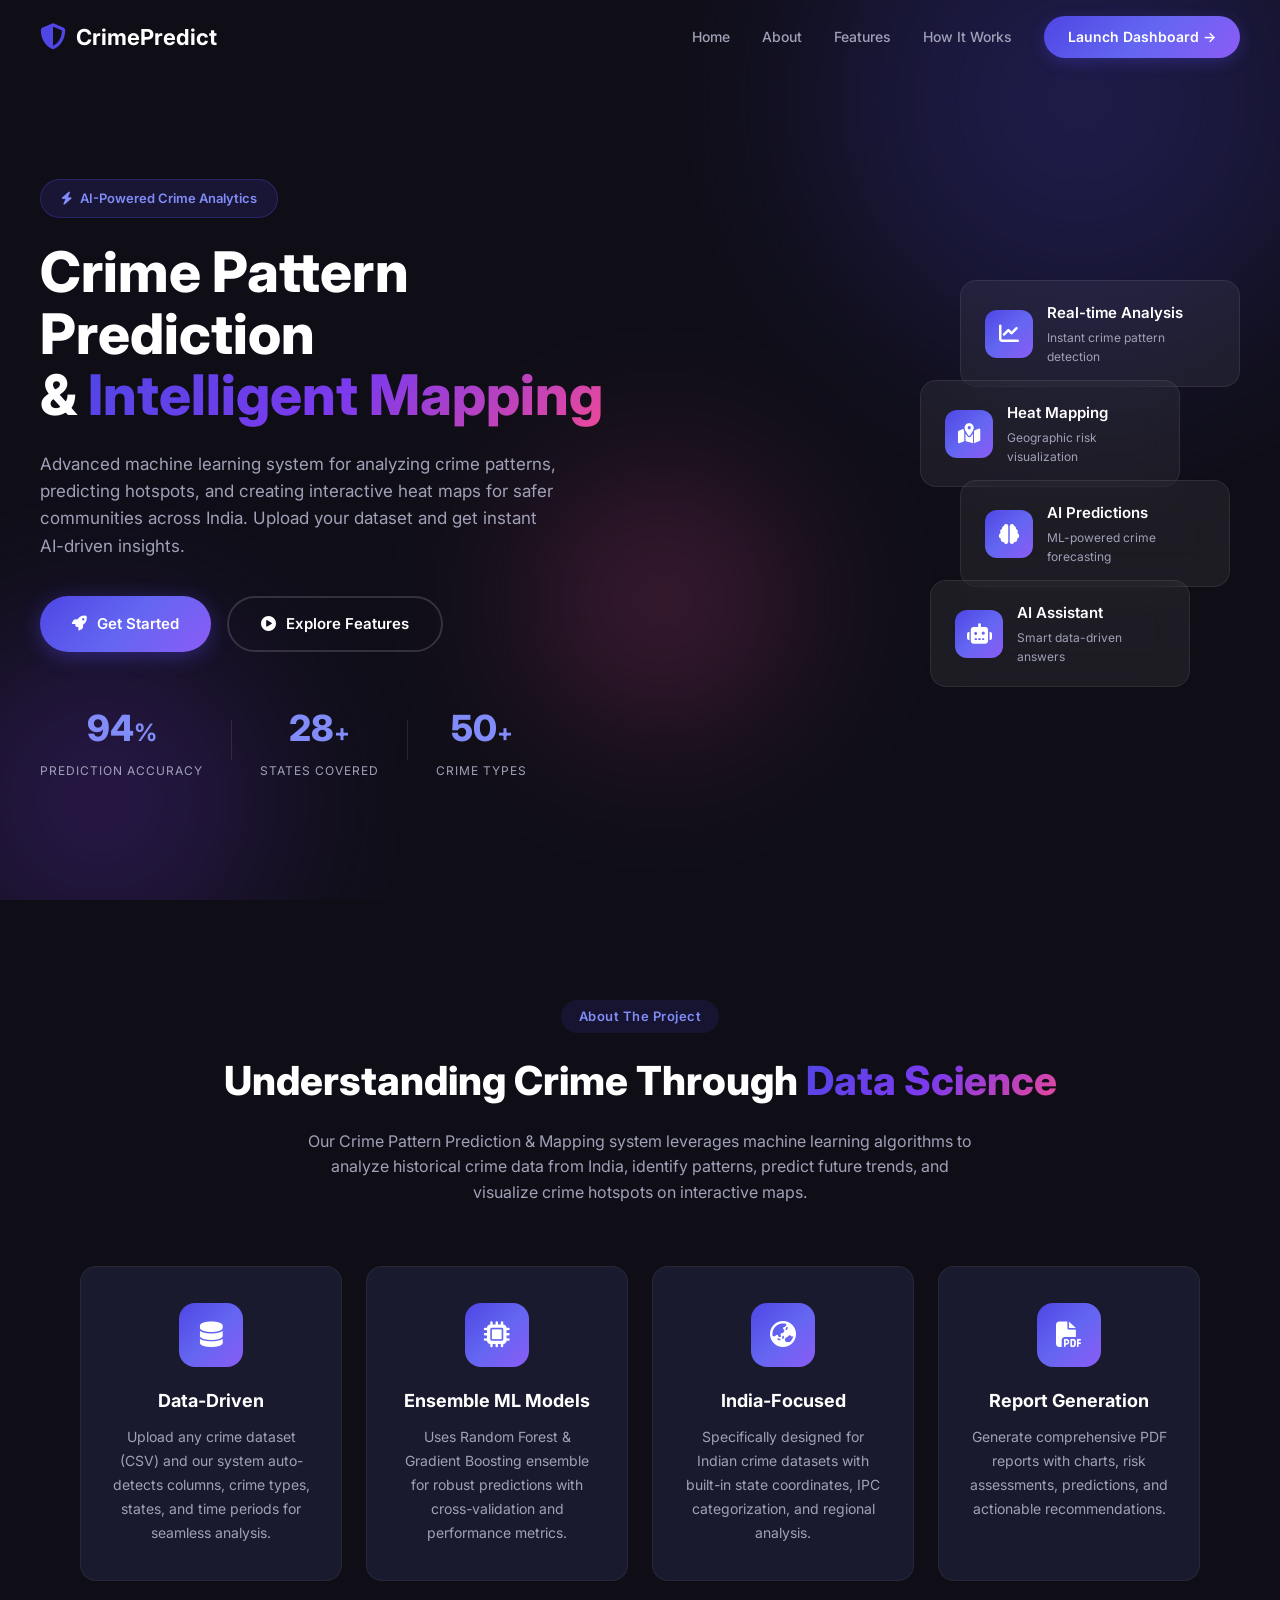
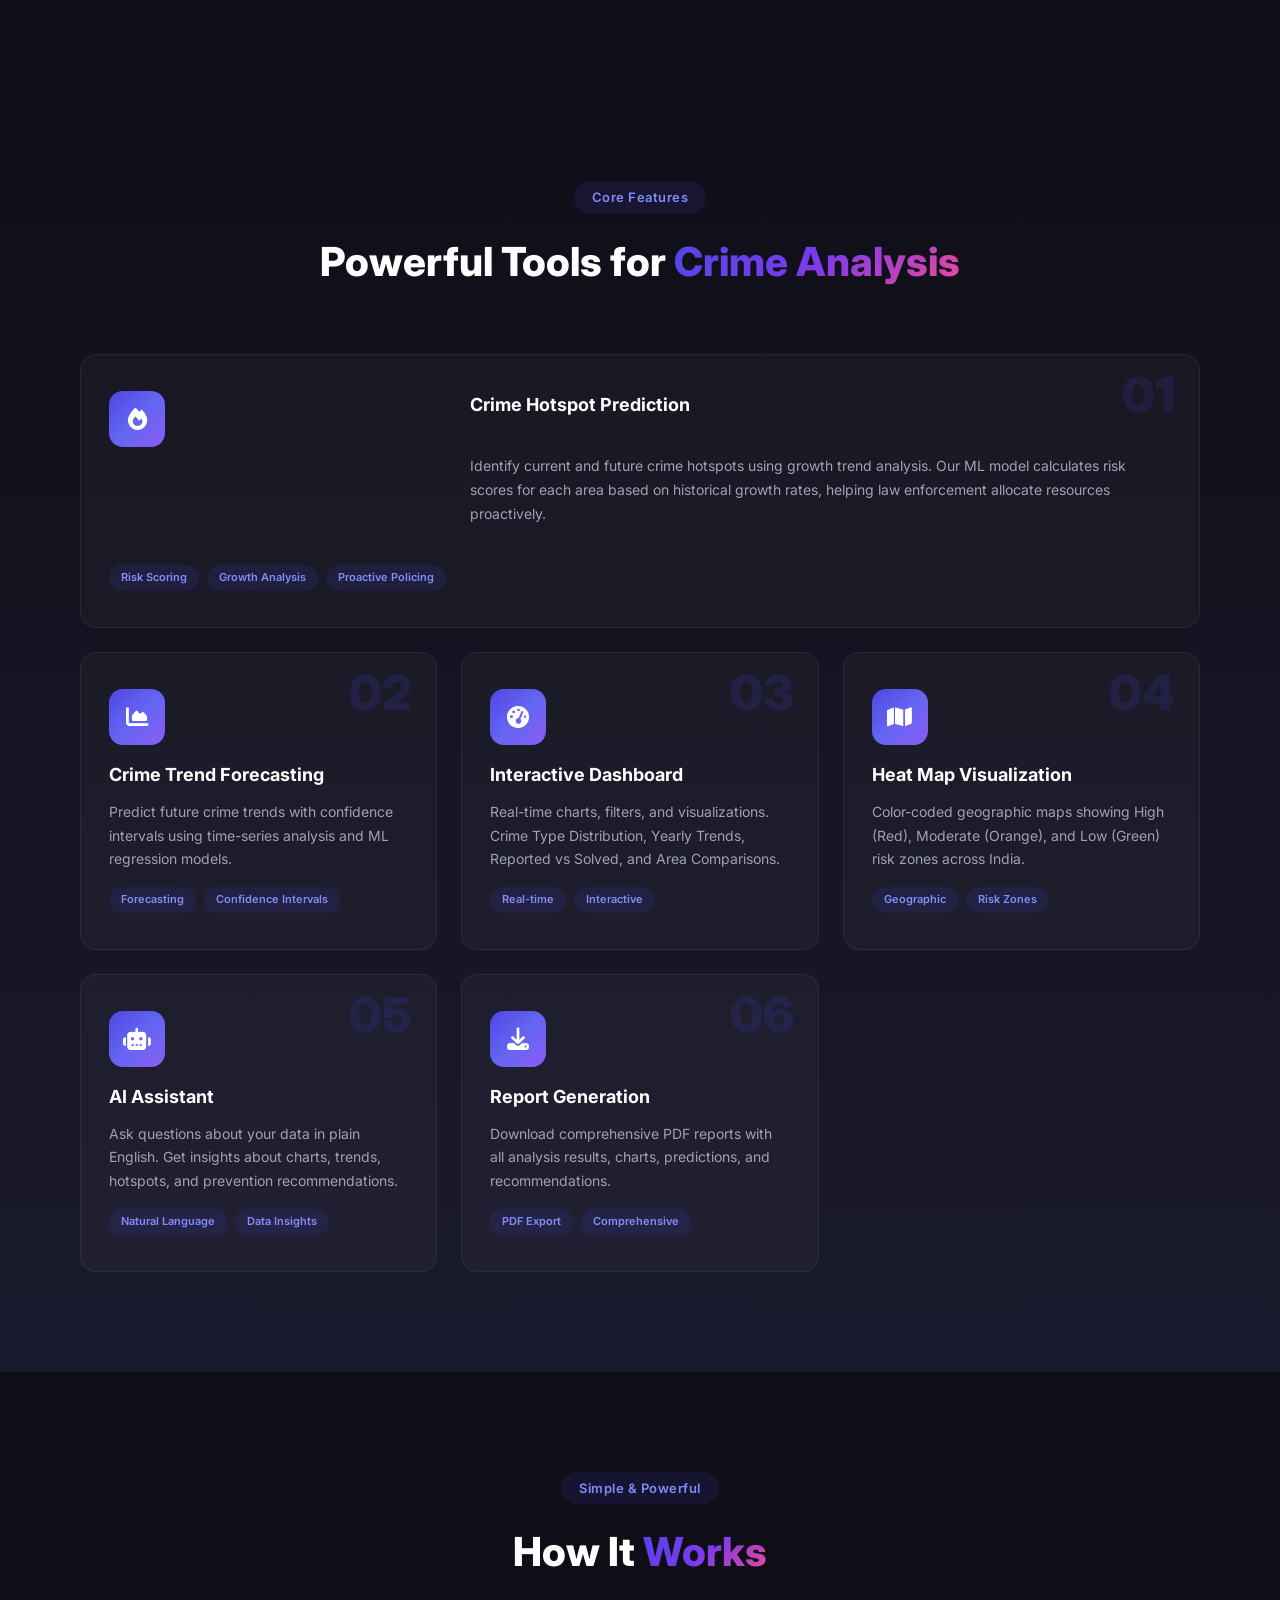
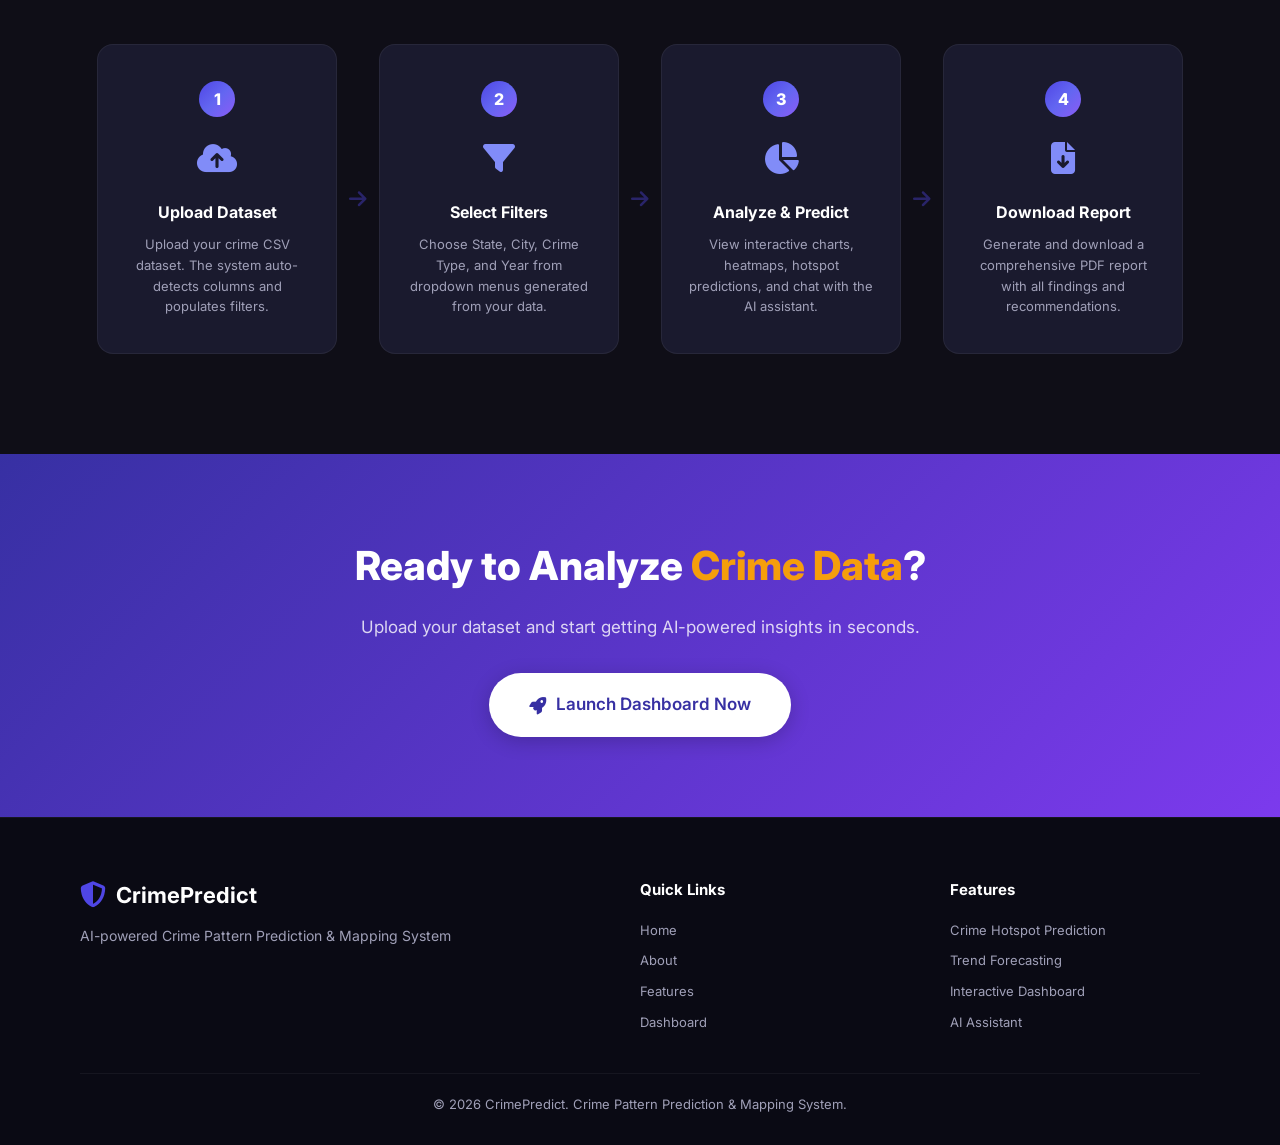
<file: templates/index.html>
<!DOCTYPE html>
<html lang="en">

<head>
    <meta charset="UTF-8">
    <meta name="viewport" content="width=device-width, initial-scale=1.0">
    <meta name="description"
        content="CrimePredict - AI-powered Crime Pattern Prediction and Intelligent Mapping system for analyzing crime data across India">
    <title>CrimePredict - Crime Pattern Prediction & Mapping</title>
    <link rel="preconnect" href="https://fonts.googleapis.com">
    <link href="https://fonts.googleapis.com/css2?family=Inter:wght@300;400;500;600;700;800;900&display=swap"
        rel="stylesheet">
    <link rel="stylesheet" href="https://cdnjs.cloudflare.com/ajax/libs/font-awesome/6.5.1/css/all.min.css">
    <link rel="stylesheet" href="/static/css/index.css">
</head>

<body>
    <!-- Navbar -->
    <nav class="navbar" id="navbar">
        <div class="nav-container">
            <a href="/" class="nav-logo">
                <i class="fas fa-shield-halved"></i>
                <span>CrimePredict</span>
            </a>
            <div class="nav-links">
                <a href="#home">Home</a>
                <a href="#about">About</a>
                <a href="#features">Features</a>
                <a href="#how-it-works">How It Works</a>
                <a href="/dashboard" class="nav-btn">Launch Dashboard →</a>
            </div>
            <button class="mobile-toggle" id="mobileToggle">
                <i class="fas fa-bars"></i>
            </button>
        </div>
    </nav>

    <!-- Hero Section -->
    <section class="hero" id="home">
        <div class="hero-bg-shapes">
            <div class="shape shape-1"></div>
            <div class="shape shape-2"></div>
            <div class="shape shape-3"></div>
        </div>
        <div class="hero-container">
            <div class="hero-content">
                <div class="hero-badge">
                    <i class="fas fa-bolt"></i> AI-Powered Crime Analytics
                </div>
                <h1>Crime Pattern Prediction <br>& <span class="gradient-text">Intelligent Mapping</span></h1>
                <p class="hero-description">
                    Advanced machine learning system for analyzing crime patterns, predicting hotspots,
                    and creating interactive heat maps for safer communities across India.
                    Upload your dataset and get instant AI-driven insights.
                </p>
                <div class="hero-buttons">
                    <a href="/dashboard" class="btn btn-primary" id="getStartedBtn">
                        <i class="fas fa-rocket"></i> Get Started
                    </a>
                    <a href="#features" class="btn btn-outline">
                        <i class="fas fa-play-circle"></i> Explore Features
                    </a>
                </div>
                <div class="hero-stats">
                    <div class="stat-item">
                        <span class="stat-number" data-count="95">0</span><span class="stat-suffix">%</span>
                        <span class="stat-label">Prediction Accuracy</span>
                    </div>
                    <div class="stat-divider"></div>
                    <div class="stat-item">
                        <span class="stat-number" data-count="28">0</span><span class="stat-suffix">+</span>
                        <span class="stat-label">States Covered</span>
                    </div>
                    <div class="stat-divider"></div>
                    <div class="stat-item">
                        <span class="stat-number" data-count="50">0</span><span class="stat-suffix">+</span>
                        <span class="stat-label">Crime Types</span>
                    </div>
                </div>
            </div>
            <div class="hero-visual">
                <div class="hero-card card-1">
                    <div class="card-icon"><i class="fas fa-chart-line"></i></div>
                    <div class="card-info">
                        <h4>Real-time Analysis</h4>
                        <p>Instant crime pattern detection</p>
                    </div>
                </div>
                <div class="hero-card card-2">
                    <div class="card-icon"><i class="fas fa-map-marked-alt"></i></div>
                    <div class="card-info">
                        <h4>Heat Mapping</h4>
                        <p>Geographic risk visualization</p>
                    </div>
                </div>
                <div class="hero-card card-3">
                    <div class="card-icon"><i class="fas fa-brain"></i></div>
                    <div class="card-info">
                        <h4>AI Predictions</h4>
                        <p>ML-powered crime forecasting</p>
                    </div>
                </div>
                <div class="hero-card card-4">
                    <div class="card-icon"><i class="fas fa-robot"></i></div>
                    <div class="card-info">
                        <h4>AI Assistant</h4>
                        <p>Smart data-driven answers</p>
                    </div>
                </div>
            </div>
        </div>
    </section>

    <!-- About Section -->
    <section class="about-section" id="about">
        <div class="section-container">
            <div class="section-header">
                <span class="section-tag">About The Project</span>
                <h2>Understanding Crime Through <span class="gradient-text">Data Science</span></h2>
                <p class="section-subtitle">
                    Our Crime Pattern Prediction & Mapping system leverages machine learning algorithms
                    to analyze historical crime data from India, identify patterns, predict future trends,
                    and visualize crime hotspots on interactive maps.
                </p>
            </div>
            <div class="about-grid">
                <div class="about-card">
                    <div class="about-icon"><i class="fas fa-database"></i></div>
                    <h3>Data-Driven</h3>
                    <p>Upload any crime dataset (CSV) and our system auto-detects columns, crime types, states, and time
                        periods for seamless analysis.</p>
                </div>
                <div class="about-card">
                    <div class="about-icon"><i class="fas fa-microchip"></i></div>
                    <h3>Ensemble ML Models</h3>
                    <p>Uses Random Forest & Gradient Boosting ensemble for robust predictions with cross-validation and
                        performance metrics.</p>
                </div>
                <div class="about-card">
                    <div class="about-icon"><i class="fas fa-globe-asia"></i></div>
                    <h3>India-Focused</h3>
                    <p>Specifically designed for Indian crime datasets with built-in state coordinates, IPC
                        categorization, and regional analysis.</p>
                </div>
                <div class="about-card">
                    <div class="about-icon"><i class="fas fa-file-pdf"></i></div>
                    <h3>Report Generation</h3>
                    <p>Generate comprehensive PDF reports with charts, risk assessments, predictions, and actionable
                        recommendations.</p>
                </div>
            </div>
        </div>
    </section>

    <!-- Features Section -->
    <section class="features-section" id="features">
        <div class="section-container">
            <div class="section-header">
                <span class="section-tag">Core Features</span>
                <h2>Powerful Tools for <span class="gradient-text">Crime Analysis</span></h2>
            </div>
            <div class="features-grid">
                <div class="feature-card feature-large">
                    <div class="feature-number">01</div>
                    <div class="feature-icon"><i class="fas fa-fire"></i></div>
                    <h3>Crime Hotspot Prediction</h3>
                    <p>Identify current and future crime hotspots using growth trend analysis. Our ML model calculates
                        risk scores for each area based on historical growth rates, helping law enforcement allocate
                        resources proactively.</p>
                    <div class="feature-tags">
                        <span>Risk Scoring</span>
                        <span>Growth Analysis</span>
                        <span>Proactive Policing</span>
                    </div>
                </div>
                <div class="feature-card">
                    <div class="feature-number">02</div>
                    <div class="feature-icon"><i class="fas fa-chart-area"></i></div>
                    <h3>Crime Trend Forecasting</h3>
                    <p>Predict future crime trends with confidence intervals using time-series analysis and ML
                        regression models.</p>
                    <div class="feature-tags">
                        <span>Forecasting</span>
                        <span>Confidence Intervals</span>
                    </div>
                </div>
                <div class="feature-card">
                    <div class="feature-number">03</div>
                    <div class="feature-icon"><i class="fas fa-tachometer-alt"></i></div>
                    <h3>Interactive Dashboard</h3>
                    <p>Real-time charts, filters, and visualizations. Crime Type Distribution, Yearly Trends, Reported
                        vs Solved, and Area Comparisons.</p>
                    <div class="feature-tags">
                        <span>Real-time</span>
                        <span>Interactive</span>
                    </div>
                </div>
                <div class="feature-card">
                    <div class="feature-number">04</div>
                    <div class="feature-icon"><i class="fas fa-map"></i></div>
                    <h3>Heat Map Visualization</h3>
                    <p>Color-coded geographic maps showing High (Red), Moderate (Orange), and Low (Green) risk zones
                        across India.</p>
                    <div class="feature-tags">
                        <span>Geographic</span>
                        <span>Risk Zones</span>
                    </div>
                </div>
                <div class="feature-card">
                    <div class="feature-number">05</div>
                    <div class="feature-icon"><i class="fas fa-robot"></i></div>
                    <h3>AI Assistant</h3>
                    <p>Ask questions about your data in plain English. Get insights about charts, trends, hotspots, and
                        prevention recommendations.</p>
                    <div class="feature-tags">
                        <span>Natural Language</span>
                        <span>Data Insights</span>
                    </div>
                </div>
                <div class="feature-card">
                    <div class="feature-number">06</div>
                    <div class="feature-icon"><i class="fas fa-download"></i></div>
                    <h3>Report Generation</h3>
                    <p>Download comprehensive PDF reports with all analysis results, charts, predictions, and
                        recommendations.</p>
                    <div class="feature-tags">
                        <span>PDF Export</span>
                        <span>Comprehensive</span>
                    </div>
                </div>
            </div>
        </div>
    </section>

    <!-- How It Works -->
    <section class="how-section" id="how-it-works">
        <div class="section-container">
            <div class="section-header">
                <span class="section-tag">Simple & Powerful</span>
                <h2>How It <span class="gradient-text">Works</span></h2>
            </div>
            <div class="steps-grid">
                <div class="step-card">
                    <div class="step-number">1</div>
                    <div class="step-icon"><i class="fas fa-cloud-upload-alt"></i></div>
                    <h3>Upload Dataset</h3>
                    <p>Upload your crime CSV dataset. The system auto-detects columns and populates filters.</p>
                </div>
                <div class="step-connector"><i class="fas fa-arrow-right"></i></div>
                <div class="step-card">
                    <div class="step-number">2</div>
                    <div class="step-icon"><i class="fas fa-filter"></i></div>
                    <h3>Select Filters</h3>
                    <p>Choose State, City, Crime Type, and Year from dropdown menus generated from your data.</p>
                </div>
                <div class="step-connector"><i class="fas fa-arrow-right"></i></div>
                <div class="step-card">
                    <div class="step-number">3</div>
                    <div class="step-icon"><i class="fas fa-chart-pie"></i></div>
                    <h3>Analyze & Predict</h3>
                    <p>View interactive charts, heatmaps, hotspot predictions, and chat with the AI assistant.</p>
                </div>
                <div class="step-connector"><i class="fas fa-arrow-right"></i></div>
                <div class="step-card">
                    <div class="step-number">4</div>
                    <div class="step-icon"><i class="fas fa-file-download"></i></div>
                    <h3>Download Report</h3>
                    <p>Generate and download a comprehensive PDF report with all findings and recommendations.</p>
                </div>
            </div>
        </div>
    </section>

    <!-- CTA Section -->
    <section class="cta-section">
        <div class="section-container">
            <div class="cta-content">
                <h2>Ready to Analyze <span class="gradient-text">Crime Data</span>?</h2>
                <p>Upload your dataset and start getting AI-powered insights in seconds.</p>
                <a href="/dashboard" class="btn btn-primary btn-large">
                    <i class="fas fa-rocket"></i> Launch Dashboard Now
                </a>
            </div>
        </div>
    </section>

    <!-- Footer -->
    <footer class="footer">
        <div class="section-container">
            <div class="footer-content">
                <div class="footer-brand">
                    <div class="nav-logo">
                        <i class="fas fa-shield-halved"></i>
                        <span>CrimePredict</span>
                    </div>
                    <p>AI-powered Crime Pattern Prediction & Mapping System</p>
                </div>
                <div class="footer-links">
                    <h4>Quick Links</h4>
                    <a href="#home">Home</a>
                    <a href="#about">About</a>
                    <a href="#features">Features</a>
                    <a href="/dashboard">Dashboard</a>
                </div>
                <div class="footer-links">
                    <h4>Features</h4>
                    <a href="#features">Crime Hotspot Prediction</a>
                    <a href="#features">Trend Forecasting</a>
                    <a href="#features">Interactive Dashboard</a>
                    <a href="#features">AI Assistant</a>
                </div>
            </div>
            <div class="footer-bottom">
                <p>&copy; 2026 CrimePredict. Crime Pattern Prediction & Mapping System.</p>
            </div>
        </div>
    </footer>

    <script src="/static/js/index.js"></script>
</body>

</html>
</file>
<file: static/css/index.css>
/* ============================
   CrimePredict - Landing Page CSS
   Premium Modern Design
   ============================ */

/* ---- Reset & Base ---- */
*,
*::before,
*::after {
    margin: 0;
    padding: 0;
    box-sizing: border-box;
}

:root {
    --primary: #4f46e5;
    --primary-light: #818cf8;
    --primary-dark: #3730a3;
    --accent: #f59e0b;
    --bg-dark: #0f0e17;
    --bg-card: #1a1a2e;
    --bg-glass: rgba(255, 255, 255, 0.05);
    --text-primary: #ffffff;
    --text-secondary: #a0a0b8;
    --gradient-1: linear-gradient(135deg, #4f46e5, #7c3aed, #ec4899);
    --gradient-2: linear-gradient(135deg, #4f46e5 0%, #6366f1 50%, #8b5cf6 100%);
    --gradient-3: linear-gradient(135deg, #0f0e17, #1a1a2e);
    --shadow-lg: 0 25px 60px rgba(0, 0, 0, 0.3);
    --shadow-card: 0 8px 32px rgba(79, 70, 229, 0.15);
    --radius: 16px;
    --radius-sm: 10px;
    --transition: all 0.35s cubic-bezier(0.4, 0, 0.2, 1);
}

html {
    scroll-behavior: smooth;
}

body {
    font-family: 'Inter', -apple-system, BlinkMacSystemFont, sans-serif;
    background: var(--bg-dark);
    color: var(--text-primary);
    overflow-x: hidden;
    line-height: 1.6;
}

/* ---- Navbar ---- */
.navbar {
    position: fixed;
    top: 0;
    left: 0;
    right: 0;
    z-index: 1000;
    padding: 16px 0;
    transition: var(--transition);
    background: transparent;
}

.navbar.scrolled {
    background: rgba(15, 14, 23, 0.85);
    backdrop-filter: blur(20px);
    -webkit-backdrop-filter: blur(20px);
    border-bottom: 1px solid rgba(255, 255, 255, 0.06);
    padding: 10px 0;
}

.nav-container {
    max-width: 1280px;
    margin: 0 auto;
    padding: 0 40px;
    display: flex;
    align-items: center;
    justify-content: space-between;
}

.nav-logo {
    display: flex;
    align-items: center;
    gap: 10px;
    text-decoration: none;
    color: var(--text-primary);
    font-size: 22px;
    font-weight: 700;
}

.nav-logo i {
    color: var(--primary);
    font-size: 26px;
}

.nav-links {
    display: flex;
    align-items: center;
    gap: 32px;
}

.nav-links a {
    color: var(--text-secondary);
    text-decoration: none;
    font-size: 14px;
    font-weight: 500;
    transition: var(--transition);
    position: relative;
}

.nav-links a:hover {
    color: var(--text-primary);
}

.nav-links a::after {
    content: '';
    position: absolute;
    bottom: -4px;
    left: 0;
    width: 0;
    height: 2px;
    background: var(--gradient-1);
    transition: width 0.3s;
}

.nav-links a:hover::after {
    width: 100%;
}

.nav-btn {
    background: var(--gradient-2) !important;
    color: white !important;
    padding: 10px 24px !important;
    border-radius: 50px !important;
    font-weight: 600 !important;
    transition: var(--transition) !important;
    box-shadow: 0 4px 15px rgba(79, 70, 229, 0.3);
}

.nav-btn::after {
    display: none !important;
}

.nav-btn:hover {
    transform: translateY(-2px);
    box-shadow: 0 6px 25px rgba(79, 70, 229, 0.5) !important;
}

.mobile-toggle {
    display: none;
    background: none;
    border: none;
    color: white;
    font-size: 24px;
    cursor: pointer;
}

/* ---- Hero Section ---- */
.hero {
    min-height: 100vh;
    display: flex;
    align-items: center;
    position: relative;
    overflow: hidden;
    padding: 120px 0 60px;
}

.hero-bg-shapes {
    position: absolute;
    inset: 0;
    overflow: hidden;
    pointer-events: none;
}

.shape {
    position: absolute;
    border-radius: 50%;
    filter: blur(80px);
    opacity: 0.3;
}

.shape-1 {
    width: 600px;
    height: 600px;
    background: radial-gradient(circle, #4f46e5, transparent);
    top: -200px;
    right: -100px;
    animation: float1 8s ease-in-out infinite;
}

.shape-2 {
    width: 400px;
    height: 400px;
    background: radial-gradient(circle, #7c3aed, transparent);
    bottom: -100px;
    left: -100px;
    animation: float2 10s ease-in-out infinite;
}

.shape-3 {
    width: 300px;
    height: 300px;
    background: radial-gradient(circle, #ec4899, transparent);
    top: 50%;
    left: 40%;
    animation: float3 12s ease-in-out infinite;
}

@keyframes float1 {

    0%,
    100% {
        transform: translate(0, 0);
    }

    50% {
        transform: translate(-30px, 30px);
    }
}

@keyframes float2 {

    0%,
    100% {
        transform: translate(0, 0);
    }

    50% {
        transform: translate(20px, -20px);
    }
}

@keyframes float3 {

    0%,
    100% {
        transform: translate(0, 0);
    }

    50% {
        transform: translate(-15px, 15px);
    }
}

.hero-container {
    max-width: 1280px;
    margin: 0 auto;
    padding: 0 40px;
    display: grid;
    grid-template-columns: 1fr 1fr;
    gap: 60px;
    align-items: center;
}

.hero-badge {
    display: inline-flex;
    align-items: center;
    gap: 8px;
    background: rgba(79, 70, 229, 0.15);
    border: 1px solid rgba(79, 70, 229, 0.3);
    color: var(--primary-light);
    padding: 8px 20px;
    border-radius: 50px;
    font-size: 13px;
    font-weight: 600;
    margin-bottom: 24px;
    animation: fadeInUp 0.6s ease;
}

.hero-content h1 {
    font-size: clamp(36px, 5vw, 56px);
    font-weight: 800;
    line-height: 1.1;
    margin-bottom: 24px;
    animation: fadeInUp 0.6s ease 0.1s both;
}

.gradient-text {
    background: var(--gradient-1);
    -webkit-background-clip: text;
    -webkit-text-fill-color: transparent;
    background-clip: text;
}

.hero-description {
    font-size: 17px;
    color: var(--text-secondary);
    max-width: 520px;
    margin-bottom: 36px;
    animation: fadeInUp 0.6s ease 0.2s both;
}

.hero-buttons {
    display: flex;
    gap: 16px;
    margin-bottom: 48px;
    animation: fadeInUp 0.6s ease 0.3s both;
}

.btn {
    display: inline-flex;
    align-items: center;
    gap: 10px;
    padding: 14px 32px;
    border-radius: 50px;
    font-size: 15px;
    font-weight: 600;
    text-decoration: none;
    transition: var(--transition);
    cursor: pointer;
    border: none;
}

.btn-primary {
    background: var(--gradient-2);
    color: white;
    box-shadow: 0 4px 20px rgba(79, 70, 229, 0.4);
}

.btn-primary:hover {
    transform: translateY(-3px);
    box-shadow: 0 8px 30px rgba(79, 70, 229, 0.6);
}

.btn-outline {
    background: transparent;
    color: var(--text-primary);
    border: 2px solid rgba(255, 255, 255, 0.15);
}

.btn-outline:hover {
    border-color: var(--primary-light);
    background: rgba(79, 70, 229, 0.1);
}

.btn-large {
    padding: 18px 40px;
    font-size: 17px;
}

.hero-stats {
    display: flex;
    align-items: center;
    gap: 28px;
    animation: fadeInUp 0.6s ease 0.4s both;
}

.stat-item {
    text-align: center;
}

.stat-number {
    font-size: 36px;
    font-weight: 800;
    color: var(--primary-light);
}

.stat-suffix {
    font-size: 24px;
    font-weight: 700;
    color: var(--primary-light);
}

.stat-label {
    display: block;
    font-size: 12px;
    color: var(--text-secondary);
    margin-top: 4px;
    text-transform: uppercase;
    letter-spacing: 1px;
}

.stat-divider {
    width: 1px;
    height: 40px;
    background: rgba(255, 255, 255, 0.1);
}

/* Hero Visual Cards */
.hero-visual {
    position: relative;
    height: 420px;
    animation: fadeInRight 0.8s ease 0.3s both;
}

.hero-card {
    position: absolute;
    background: rgba(255, 255, 255, 0.06);
    backdrop-filter: blur(20px);
    -webkit-backdrop-filter: blur(20px);
    border: 1px solid rgba(255, 255, 255, 0.08);
    border-radius: var(--radius);
    padding: 20px 24px;
    display: flex;
    align-items: center;
    gap: 14px;
    transition: var(--transition);
    cursor: default;
}

.hero-card:hover {
    transform: translateY(-4px);
    border-color: rgba(79, 70, 229, 0.3);
    box-shadow: var(--shadow-card);
}

.card-icon {
    width: 48px;
    height: 48px;
    background: var(--gradient-2);
    border-radius: 12px;
    display: flex;
    align-items: center;
    justify-content: center;
    font-size: 20px;
    flex-shrink: 0;
}

.card-info h4 {
    font-size: 15px;
    font-weight: 600;
    margin-bottom: 3px;
}

.card-info p {
    font-size: 12px;
    color: var(--text-secondary);
}

.card-1 {
    top: 10px;
    right: 0;
    width: 280px;
}

.card-2 {
    top: 110px;
    right: 60px;
    width: 260px;
}

.card-3 {
    top: 210px;
    right: 10px;
    width: 270px;
}

.card-4 {
    top: 310px;
    right: 50px;
    width: 260px;
}

.card-1 {
    animation: slideCard 0.6s ease 0.5s both;
}

.card-2 {
    animation: slideCard 0.6s ease 0.7s both;
}

.card-3 {
    animation: slideCard 0.6s ease 0.9s both;
}

.card-4 {
    animation: slideCard 0.6s ease 1.1s both;
}

@keyframes slideCard {
    from {
        opacity: 0;
        transform: translateX(40px);
    }

    to {
        opacity: 1;
        transform: translateX(0);
    }
}

/* ---- Sections Common ---- */
.section-container {
    max-width: 1200px;
    margin: 0 auto;
    padding: 0 40px;
}

.section-header {
    text-align: center;
    margin-bottom: 60px;
}

.section-tag {
    display: inline-block;
    background: rgba(79, 70, 229, 0.12);
    color: var(--primary-light);
    padding: 6px 18px;
    border-radius: 50px;
    font-size: 13px;
    font-weight: 600;
    margin-bottom: 16px;
    letter-spacing: 0.5px;
}

.section-header h2 {
    font-size: clamp(28px, 4vw, 40px);
    font-weight: 800;
    margin-bottom: 16px;
}

.section-subtitle {
    font-size: 16px;
    color: var(--text-secondary);
    max-width: 680px;
    margin: 0 auto;
}

/* ---- About Section ---- */
.about-section {
    padding: 100px 0;
    background: var(--bg-dark);
}

.about-grid {
    display: grid;
    grid-template-columns: repeat(4, 1fr);
    gap: 24px;
}

.about-card {
    background: var(--bg-card);
    border: 1px solid rgba(255, 255, 255, 0.06);
    border-radius: var(--radius);
    padding: 36px 28px;
    text-align: center;
    transition: var(--transition);
}

.about-card:hover {
    transform: translateY(-6px);
    border-color: rgba(79, 70, 229, 0.3);
    box-shadow: var(--shadow-card);
}

.about-icon {
    width: 64px;
    height: 64px;
    background: var(--gradient-2);
    border-radius: 16px;
    display: flex;
    align-items: center;
    justify-content: center;
    font-size: 26px;
    margin: 0 auto 20px;
}

.about-card h3 {
    font-size: 18px;
    font-weight: 700;
    margin-bottom: 10px;
}

.about-card p {
    font-size: 14px;
    color: var(--text-secondary);
    line-height: 1.7;
}

/* ---- Features Section ---- */
.features-section {
    padding: 100px 0;
    background: linear-gradient(180deg, var(--bg-dark), var(--bg-card));
}

.features-grid {
    display: grid;
    grid-template-columns: repeat(3, 1fr);
    gap: 24px;
}

.feature-card {
    background: rgba(255, 255, 255, 0.03);
    border: 1px solid rgba(255, 255, 255, 0.06);
    border-radius: var(--radius);
    padding: 36px 28px;
    transition: var(--transition);
    position: relative;
    overflow: hidden;
}

.feature-card::before {
    content: '';
    position: absolute;
    top: 0;
    left: 0;
    width: 100%;
    height: 3px;
    background: var(--gradient-1);
    opacity: 0;
    transition: opacity 0.3s;
}

.feature-card:hover {
    transform: translateY(-6px);
    border-color: rgba(79, 70, 229, 0.3);
    box-shadow: var(--shadow-card);
}

.feature-card:hover::before {
    opacity: 1;
}

.feature-large {
    grid-column: span 3;
    display: grid;
    grid-template-columns: auto 1fr;
    gap: 24px;
    align-items: start;
}

.feature-large .feature-icon {
    grid-row: 1 / 3;
}

.feature-number {
    font-size: 48px;
    font-weight: 900;
    color: rgba(79, 70, 229, 0.15);
    position: absolute;
    top: 16px;
    right: 24px;
    line-height: 1;
}

.feature-icon {
    width: 56px;
    height: 56px;
    background: var(--gradient-2);
    border-radius: 14px;
    display: flex;
    align-items: center;
    justify-content: center;
    font-size: 22px;
    margin-bottom: 16px;
}

.feature-card h3 {
    font-size: 18px;
    font-weight: 700;
    margin-bottom: 10px;
}

.feature-card p {
    font-size: 14px;
    color: var(--text-secondary);
    line-height: 1.7;
    margin-bottom: 16px;
}

.feature-tags {
    display: flex;
    flex-wrap: wrap;
    gap: 8px;
}

.feature-tags span {
    background: rgba(79, 70, 229, 0.12);
    color: var(--primary-light);
    padding: 4px 12px;
    border-radius: 50px;
    font-size: 11px;
    font-weight: 600;
}

/* ---- How It Works ---- */
.how-section {
    padding: 100px 0;
    background: var(--bg-dark);
}

.steps-grid {
    display: flex;
    align-items: center;
    justify-content: center;
    gap: 12px;
}

.step-card {
    background: var(--bg-card);
    border: 1px solid rgba(255, 255, 255, 0.06);
    border-radius: var(--radius);
    padding: 36px 24px;
    text-align: center;
    flex: 1;
    max-width: 240px;
    position: relative;
    transition: var(--transition);
}

.step-card:hover {
    transform: translateY(-5px);
    border-color: rgba(79, 70, 229, 0.3);
}

.step-number {
    width: 36px;
    height: 36px;
    background: var(--gradient-2);
    border-radius: 50%;
    display: flex;
    align-items: center;
    justify-content: center;
    font-size: 16px;
    font-weight: 800;
    margin: 0 auto 16px;
}

.step-icon {
    font-size: 32px;
    color: var(--primary-light);
    margin-bottom: 16px;
}

.step-card h3 {
    font-size: 16px;
    font-weight: 700;
    margin-bottom: 8px;
}

.step-card p {
    font-size: 13px;
    color: var(--text-secondary);
}

.step-connector {
    color: rgba(79, 70, 229, 0.4);
    font-size: 20px;
}

/* ---- CTA Section ---- */
.cta-section {
    padding: 80px 0;
    background: linear-gradient(135deg, var(--primary-dark), #7c3aed);
    text-align: center;
}

.cta-content h2 {
    font-size: clamp(28px, 4vw, 40px);
    font-weight: 800;
    margin-bottom: 16px;
}

.cta-content p {
    font-size: 17px;
    color: rgba(255, 255, 255, 0.8);
    margin-bottom: 32px;
}

.cta-content .btn-primary {
    background: white;
    color: var(--primary-dark);
    box-shadow: 0 4px 20px rgba(0, 0, 0, 0.2);
}

.cta-content .btn-primary:hover {
    box-shadow: 0 8px 30px rgba(0, 0, 0, 0.3);
}

.cta-content .gradient-text {
    -webkit-text-fill-color: #f59e0b;
}

/* ---- Footer ---- */
.footer {
    padding: 60px 0 30px;
    background: #0a0a14;
    border-top: 1px solid rgba(255, 255, 255, 0.05);
}

.footer-content {
    display: grid;
    grid-template-columns: 2fr 1fr 1fr;
    gap: 60px;
    margin-bottom: 40px;
}

.footer-brand p {
    color: var(--text-secondary);
    font-size: 14px;
    margin-top: 12px;
}

.footer-links {
    display: flex;
    flex-direction: column;
    gap: 10px;
}

.footer-links h4 {
    font-size: 15px;
    font-weight: 700;
    margin-bottom: 8px;
}

.footer-links a {
    color: var(--text-secondary);
    text-decoration: none;
    font-size: 13px;
    transition: color 0.3s;
}

.footer-links a:hover {
    color: var(--primary-light);
}

.footer-bottom {
    border-top: 1px solid rgba(255, 255, 255, 0.05);
    padding-top: 20px;
    text-align: center;
}

.footer-bottom p {
    font-size: 13px;
    color: var(--text-secondary);
}

/* ---- Animations ---- */
@keyframes fadeInUp {
    from {
        opacity: 0;
        transform: translateY(30px);
    }

    to {
        opacity: 1;
        transform: translateY(0);
    }
}

@keyframes fadeInRight {
    from {
        opacity: 0;
        transform: translateX(40px);
    }

    to {
        opacity: 1;
        transform: translateX(0);
    }
}

.fade-in {
    opacity: 0;
    transform: translateY(30px);
    transition: opacity 0.6s ease, transform 0.6s ease;
}

.fade-in.visible {
    opacity: 1;
    transform: translateY(0);
}

/* ---- Responsive ---- */
@media (max-width: 1024px) {
    .hero-container {
        grid-template-columns: 1fr;
    }

    .hero-visual {
        display: none;
    }

    .about-grid {
        grid-template-columns: repeat(2, 1fr);
    }

    .features-grid {
        grid-template-columns: repeat(2, 1fr);
    }

    .feature-large {
        grid-column: span 2;
    }
}

@media (max-width: 768px) {
    .nav-links {
        display: none;
    }

    .mobile-toggle {
        display: block;
    }

    .nav-links.active {
        display: flex;
        flex-direction: column;
        position: absolute;
        top: 100%;
        left: 0;
        right: 0;
        background: rgba(15, 14, 23, 0.95);
        backdrop-filter: blur(20px);
        padding: 20px;
        gap: 16px;
    }

    .about-grid,
    .features-grid {
        grid-template-columns: 1fr;
    }

    .feature-large {
        grid-column: span 1;
        grid-template-columns: 1fr;
    }

    .steps-grid {
        flex-direction: column;
    }

    .step-connector {
        transform: rotate(90deg);
    }

    .hero-stats {
        flex-wrap: wrap;
        gap: 20px;
    }

    .footer-content {
        grid-template-columns: 1fr;
        gap: 30px;
    }
}
</file>
